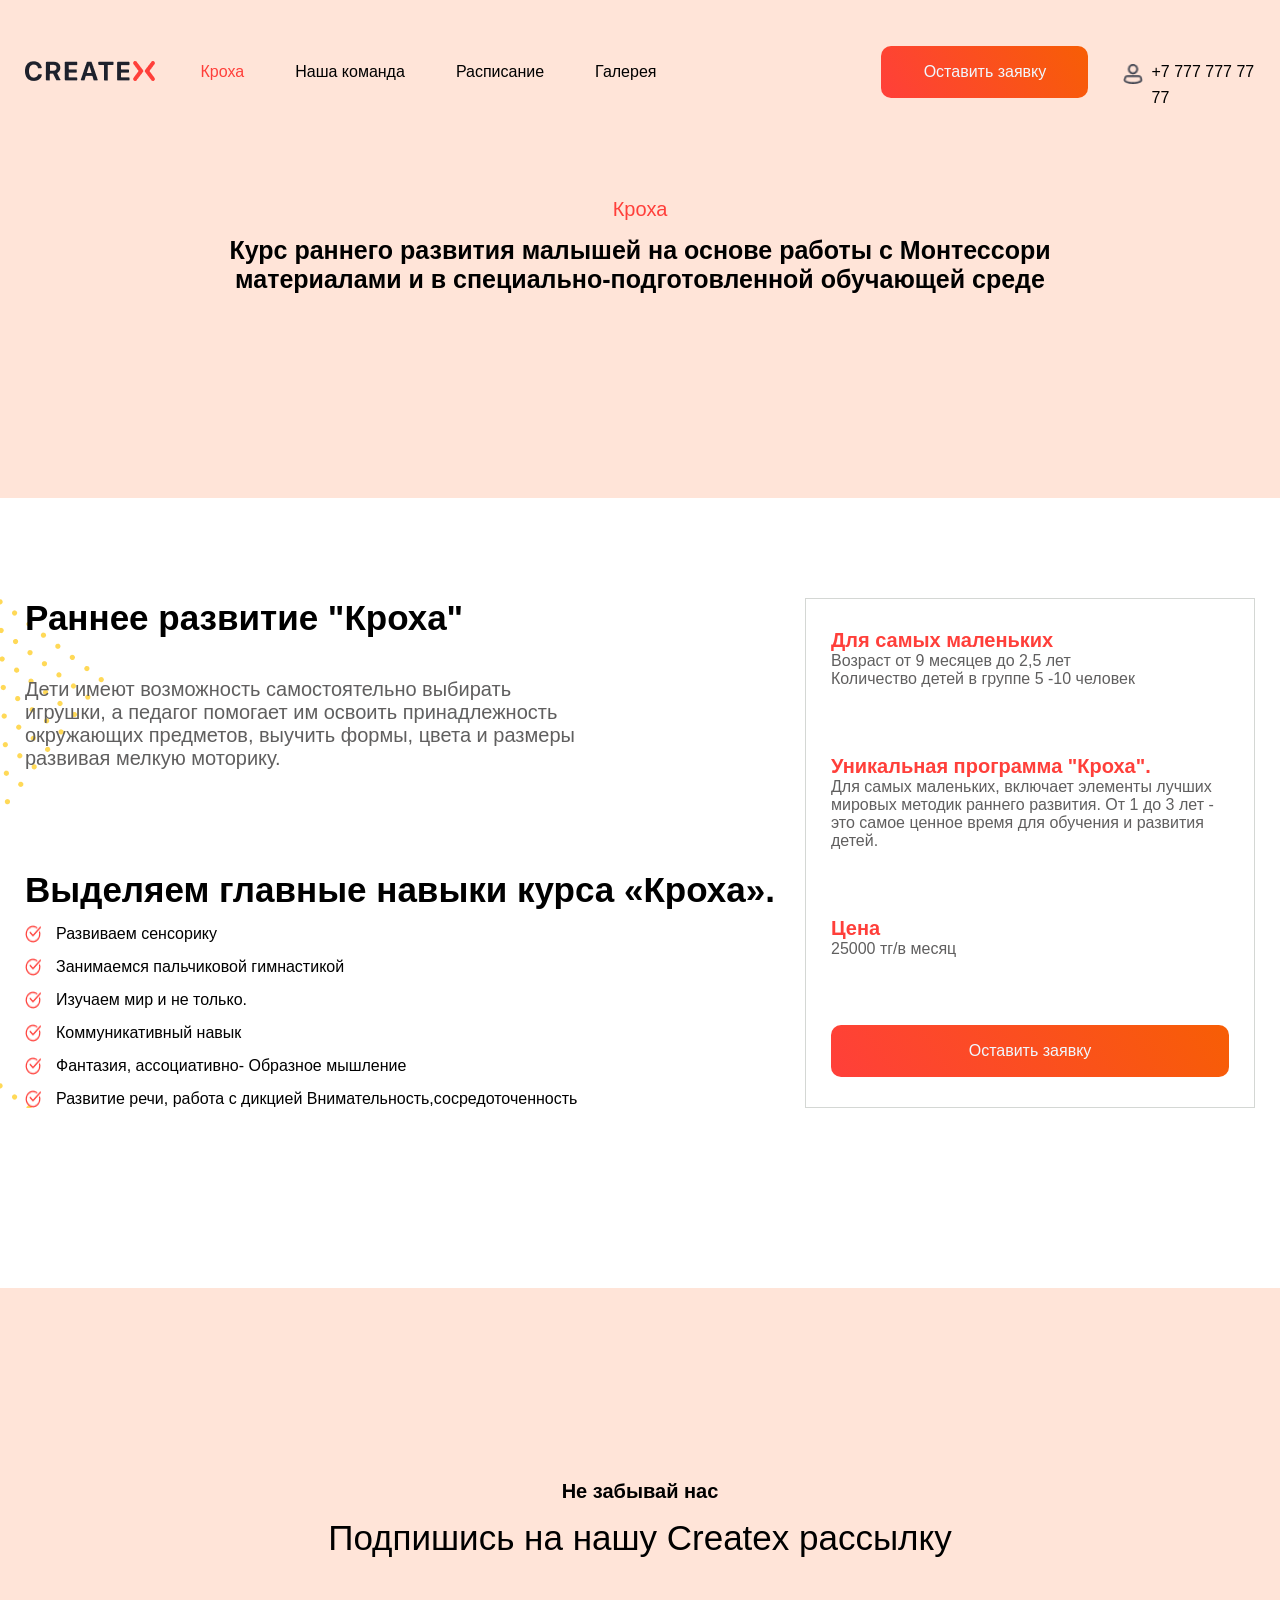
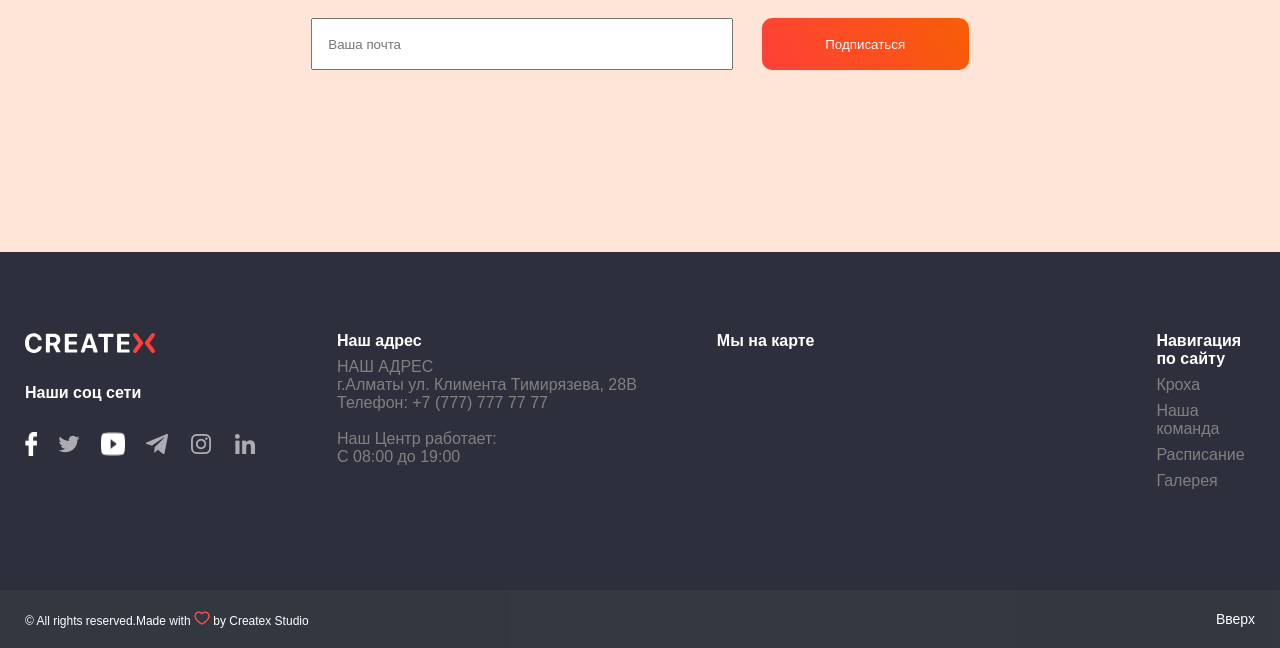
<file: page3.html>
<!DOCTYPE html>
<html lang="en">
<head>
    <meta charset="UTF-8">
    <meta name="viewport" content="width=device-width, initial-scale=1.0">
    <link rel="stylesheet" href="page3.css">
    <title>Кроха</title>
    <script src="https://api-maps.yandex.ru/2.1/?lang=en_RU" type="text/javascript"></script>
</head>
<body>
    <header>
        <div id="customAlert" class="custom-alert">Номер успешно скопирован</div>
        <div class="container">
            <nav>
                <div class="navbar__none">
                    <a href="./index.html"><img  id="logo" src="./img/logo.png" alt=""></a>
                    <div ><img src="./img/png-klev-club-2g4r-p-tri-poloski-menyu-png-18.png" alt="" class="navbar__none--img"></div>
                </div>

                <div class="navbar">
                    <a href="./page3.html" class="red">Кроха</a>
                    <a href="./page2.html">Наша команда</a>
                    <a href="./page5.html">Расписание</a >
                    <a href="./page4.html">Галерея</a>
                    <div class="navbar__button-and-register">
                        <div>
                            <button class="button" value="">Оставить заявку</button>
                        </div>
                        <div class="navbar__log_in" >
                            <img id="person" src="./img/Person.png" alt="">
                            <p id="navbar__log_in--text" onclick="copyNumber()"> +7 777 777 77 77</p>
                        </div>
                    </div>
                </div>
            </nav>
            <div class="margin-top">
                <div class="header__content">
                    <p class="text-size red">Кроха</p>
                    <b class="text-size-medium ">Курс раннего развития малышей на основе работы с Монтессори материалами и в специально-подготовленной обучающей среде</b>
                </div>
                
            </div>
        </div>
    </header>
    <main>
        <section id="about">
            <div class="container">
                <div class="about__content margin-top">
                    <div>
                        <div class="about__content--text ">
                            <h2 class="text-size-large">Раннее развитие "Кроха"</h2>
                            <p class="grey margin--top__low text-size ">Дети имеют возможность самостоятельно выбирать игрушки, а педагог помогает им освоить принадлежность окружающих предметов, выучить формы, цвета и размеры развивая мелкую моторику.</p>
                        </div>
                        <div class="about__content--list margin-top">
                        <h2 class="text-size-large">Выделяем главные навыки курса «Кроха».</h2>
                        <p class="content__list--gap"><img class="" src="./img/check.png" alt="">Развиваем сенсорику</p>
                        <p class="content__list--gap"><img class="img_check" src="./img/check.png" alt="">Занимаемся пальчиковой гимнастикой</p>
                        <p class="content__list--gap"><img class="img_check" src="./img/check.png" alt="">Изучаем мир и не только.</p>
                        <p class="content__list--gap"><img class="img_check" src="./img/check.png" alt="">Коммуникативный навык</p>
                        <p class="content__list--gap"><img class="img_check" src="./img/check.png" alt="">Фантазия, ассоциативно- Образное мышление</p>
                        <p class="content__list--gap"><img class="img_check" src="./img/check.png" alt="">Развитие речи, работа с дикцией Внимательность,сосредоточенность</p>
                        
                        </div>
                    </div>
                    <div class="about__content--card">
                        <div>
                            <h2 class="red">Для самых маленьких</h2>
                            <p class="grey">Возраст от 9 месяцев до 2,5 лет</p>
                            <p class="grey">Количество детей в группе 5 -10 человек</p>
                        </div>
                        <div>
                            <h2 class="red">Уникальная программа "Кроха".</h2>
                            <p class="grey">Для самых маленьких, включает элементы лучших мировых методик раннего развития. От 1 до 3 лет - это самое ценное время для обучения и развития детей.</p>
                        </div>
                        <div>
                            <h2 class="red">Цена</h2>
                            <p class="grey">25000 тг/в месяц</p>
                        </div>
                        <button class="button">Оставить заявку</button>
                    </div>
                </div>
            </div>
        </section>
        <section class="Subscribe">
            <div class="container">
                <div class="Subscribe__content">
                    <h2 class="text-size" id="Subscribe__text--margin">Не забывай нас</h2>
                    <p class="text-size-large" id="Subscribe__text">Подпишись на нашу Createx рассылку</p>
                    <form id="Subscribe__content--flex">
                        <input id="Subscribe--input" type="text" placeholder="Ваша почта" >
                        <button id="Subscribe--button" onclick="showConfirmation()">Подписаться</button>
                </div>
            </div>
            <div id="popupMessage" class="custom-alert">Рассылка подтверждена</div>
        </section>
    </body>
    </main>
    <div id="modal" class="modal">
        <div class="modal__content">
            <img src="./img/logo.png" alt="" class="modal__logo">
            <span class="close">&times;</span>
            <h2>Оставьте заявку</h2>
            <form id="contactForm">
                <input type="text" id="name" placeholder="Ваше имя" required>

                <input type="tel" id="phone" placeholder="+7 777 777 77 77" required>

                <input type="text" id="course" placeholder="Куда вы хотите отдать вашего ребенка">
                
                <button class="button" type="submit">Отправить</button>
            </form>
        </div>
    </div>
    <footer>
        <div class="footer__content">
            <div class="container" id="footer__content--margin">
                <div class="footer__content--block1">
                    <svg width="130" height="22" viewBox="0 0 130 22" fill="none" xmlns="http://www.w3.org/2000/svg">
                        <g clip-path="url(#clip0_2031_2120)">
                          <path d="M0 11.1008C0 5.00078 3.3 1.30078 8.7 1.30078C12.8 1.30078 16.1 3.80078 16.7 7.50078C16.8 7.90078 16.5 8.20078 16.1 8.20078H13.5C13.2 8.20078 13 8.00078 12.9 7.70078C12.4 5.80078 10.8 4.60078 8.7 4.60078C5.8 4.60078 4 7.10078 4 11.1008C4 15.1008 5.8 17.6008 8.8 17.6008C10.9 17.6008 12.4 16.5008 13 14.7008C13.1 14.4008 13.3 14.2008 13.6 14.2008H16.2C16.6 14.2008 16.9 14.6008 16.8 14.9008C16.2 18.5008 13 20.9008 8.8 20.9008C3.3 20.9008 0 17.1008 0 11.1008Z" fill="white" />
                          <path d="M24.2997 20.401H21.3997C21.0997 20.401 20.8997 20.201 20.8997 19.901V2.60104C20.8997 2.20104 21.2997 1.80104 21.6997 1.80104H28.6997C32.7997 1.80104 35.2997 4.10104 35.2997 7.70104C35.2997 9.80104 34.2997 11.701 32.5997 12.701C32.1997 12.901 32.0997 13.401 32.2997 13.701L35.3997 19.601C35.5997 19.901 35.2997 20.301 34.9997 20.301H31.6997C31.4997 20.301 31.2997 20.201 31.1997 20.001L28.2997 14.001C28.1997 13.701 27.8997 13.601 27.5997 13.601H25.2997C24.9997 13.601 24.7997 13.801 24.7997 14.101V20.001C24.8997 20.201 24.5997 20.401 24.2997 20.401ZM24.8997 10.201C24.8997 10.501 25.0997 10.701 25.3997 10.701H28.3997C30.3997 10.701 31.4997 9.60104 31.4997 7.80104C31.4997 6.00104 30.2997 4.90104 28.3997 4.90104H25.4997C25.1997 4.90104 24.9997 5.10104 24.9997 5.40104V10.201H24.8997Z" fill="white" />
                          <path d="M51.4998 20.401H40.4998C40.0998 20.401 39.7998 20.101 39.7998 19.701V2.50104C39.7998 2.10104 40.0998 1.80104 40.4998 1.80104H51.4998C51.8998 1.80104 52.1998 2.10104 52.1998 2.50104V4.40104C52.1998 4.80104 51.8998 5.10104 51.4998 5.10104H44.1998C43.8998 5.10104 43.6998 5.30104 43.6998 5.60104V9.00104C43.6998 9.30104 43.8998 9.50104 44.1998 9.50104H50.9998C51.3998 9.50104 51.6998 9.80104 51.6998 10.201V11.901C51.6998 12.301 51.3998 12.601 50.9998 12.601H44.1998C43.8998 12.601 43.6998 12.801 43.6998 13.101V16.901C43.6998 17.201 43.8998 17.401 44.1998 17.401H51.4998C51.8998 17.401 52.1998 17.701 52.1998 18.101V20.001C52.1998 20.101 51.8998 20.401 51.4998 20.401Z" fill="white" />
                          <path d="M66.9999 15.901H61.2999C60.9999 15.901 60.7999 16.101 60.6999 16.301L59.5999 20.001C59.4999 20.301 59.2999 20.401 58.9999 20.401H56.3999C55.9999 20.401 55.6999 20.001 55.7999 19.601L61.7999 2.20104C61.8999 2.00104 62.0999 1.80104 62.3999 1.80104H66.0999C66.3999 1.80104 66.5999 2.00104 66.6999 2.20104L72.6999 19.601C72.7999 20.001 72.4999 20.401 72.0999 20.401H69.1999C68.8999 20.401 68.6999 20.201 68.5999 20.001L67.4999 16.301C67.4999 16.101 67.1999 15.901 66.9999 15.901ZM62.0999 13.001H66.1999C66.3999 13.001 66.4999 12.801 66.4999 12.601L64.2999 5.60104H64.0999L61.8999 12.601C61.7999 12.801 61.8999 13.001 62.0999 13.001Z" fill="white" />
                          <path d="M79.0001 19.7014V5.50143C79.0001 5.20143 78.8001 5.00143 78.5001 5.00143H74.1001C73.7001 5.00143 73.3001 4.70143 73.3001 4.20143V2.50143C73.3001 2.10143 73.6001 1.70143 74.1001 1.70143H87.7001C88.1001 1.70143 88.5001 2.00143 88.5001 2.50143V4.20143C88.5001 4.60143 88.2001 5.00143 87.7001 5.00143H83.3001C83.0001 5.00143 82.8001 5.20143 82.8001 5.50143V19.8014C82.8001 20.2014 82.5001 20.5014 82.1001 20.5014H79.6001C79.3001 20.4014 79.0001 20.1014 79.0001 19.7014Z" fill="white" />
                          <path d="M103.8 20.401H92.7999C92.3999 20.401 92.0999 20.101 92.0999 19.701V2.50104C92.0999 2.10104 92.3999 1.80104 92.7999 1.80104H103.8C104.2 1.80104 104.5 2.10104 104.5 2.50104V4.40104C104.5 4.80104 104.2 5.10104 103.8 5.10104H96.4999C96.1999 5.10104 95.9999 5.30104 95.9999 5.60104V9.00104C95.9999 9.30104 96.1999 9.50104 96.4999 9.50104H103.3C103.7 9.50104 104 9.80104 104 10.201V11.901C104 12.301 103.7 12.601 103.3 12.601H96.4999C96.1999 12.601 95.9999 12.801 95.9999 13.101V16.901C95.9999 17.201 96.1999 17.401 96.4999 17.401H103.8C104.2 17.401 104.5 17.701 104.5 18.101V20.001C104.5 20.101 104.2 20.401 103.8 20.401Z" fill="white" />
                          <path d="M117.7 9.7L111.5 1.6C111.1 1.2 110.6 1 110.1 1C109.6 1 109.1 1.2 108.7 1.6C108 2.4 108 3.6 108.7 4.4L113.6 11L108.7 17.6C108 18.4 108 19.6 108.7 20.4C109.1 20.8 109.6 21 110.1 21C110.6 21 111.1 20.8 111.5 20.4L117.7 12.3C118.4 11.7 118.4 10.5 117.7 9.7Z" fill="#FF3F3A" />
                          <path d="M120.343 9.7L126.543 1.6C126.943 1.2 127.443 1 127.943 1C128.443 1 128.943 1.2 129.343 1.6C130.043 2.4 130.043 3.6 129.343 4.4L124.443 11L129.343 17.6C130.043 18.4 130.043 19.6 129.343 20.4C128.943 20.8 128.443 21 127.943 21C127.443 21 126.943 20.8 126.543 20.4L120.343 12.3C119.643 11.7 119.643 10.5 120.343 9.7Z" fill="#FF3F3A" />
                        </g>
                        <defs>
                          <clipPath id="clip0_2031_2120">
                            <rect width="130" height="22" fill="white" />
                          </clipPath>
                        </defs>
                      </svg>
                      <h2>Наши соц сети</h2>
                    <div class="footer__content--block1--img">
                        <img src="./img/Vector.png" alt="">
                        <img src="./img/Twitter.png" alt="">
                        <img src="./img/Subtract.png" alt="">
                        <img src="./img/telegram.png" alt="">
                        <img src="./img/Instagram.png" alt="">
                        <img src="./img/Linked-In.png" alt="">
                    </div>
                </div>
                <div class="footer__content--block3">
                    <h2>Наш адрес</h2>
                    <pre>НАШ АДРЕС
г.Алматы ул. Климента Тимирязева, 28В
Телефон: +7 (777) 777 77 77

Наш Центр работает:
С 08:00 до 19:00</pre>
                </div>
                <div id="footer__content--block4" class="footer__content--block4">
                    <h2>Мы на карте</h2>
                </div>
                <div class="footer__content--block2">
                    <h2 id="footer__content--block2">Навигация по сайту</h2>
                    <a href="./page3.html" >Кроха</a>
                    <a href="./page2.html">Наша команда</a>
                    <a href="./page5.html">Расписание</a >
                    <a href="./page4.html">Галерея</a>
                </div>

            </div>
        </div>

        
        <div class="footer__content--bottom">
            <div class="container" id="footer__content--bottom--flex">
                <div>
                    © All rights reserved.Made with
                    <img src="./img/Vector(Stroke).png" alt="">
                    by Createx Studio
                </div>
                <div>
                    <a href="#logo"><span class='white'>Вверх</span></a>
                </div>
            </div>
        </div>
    </footer>
    

<script src="script.js"></script>
</html>
</file>
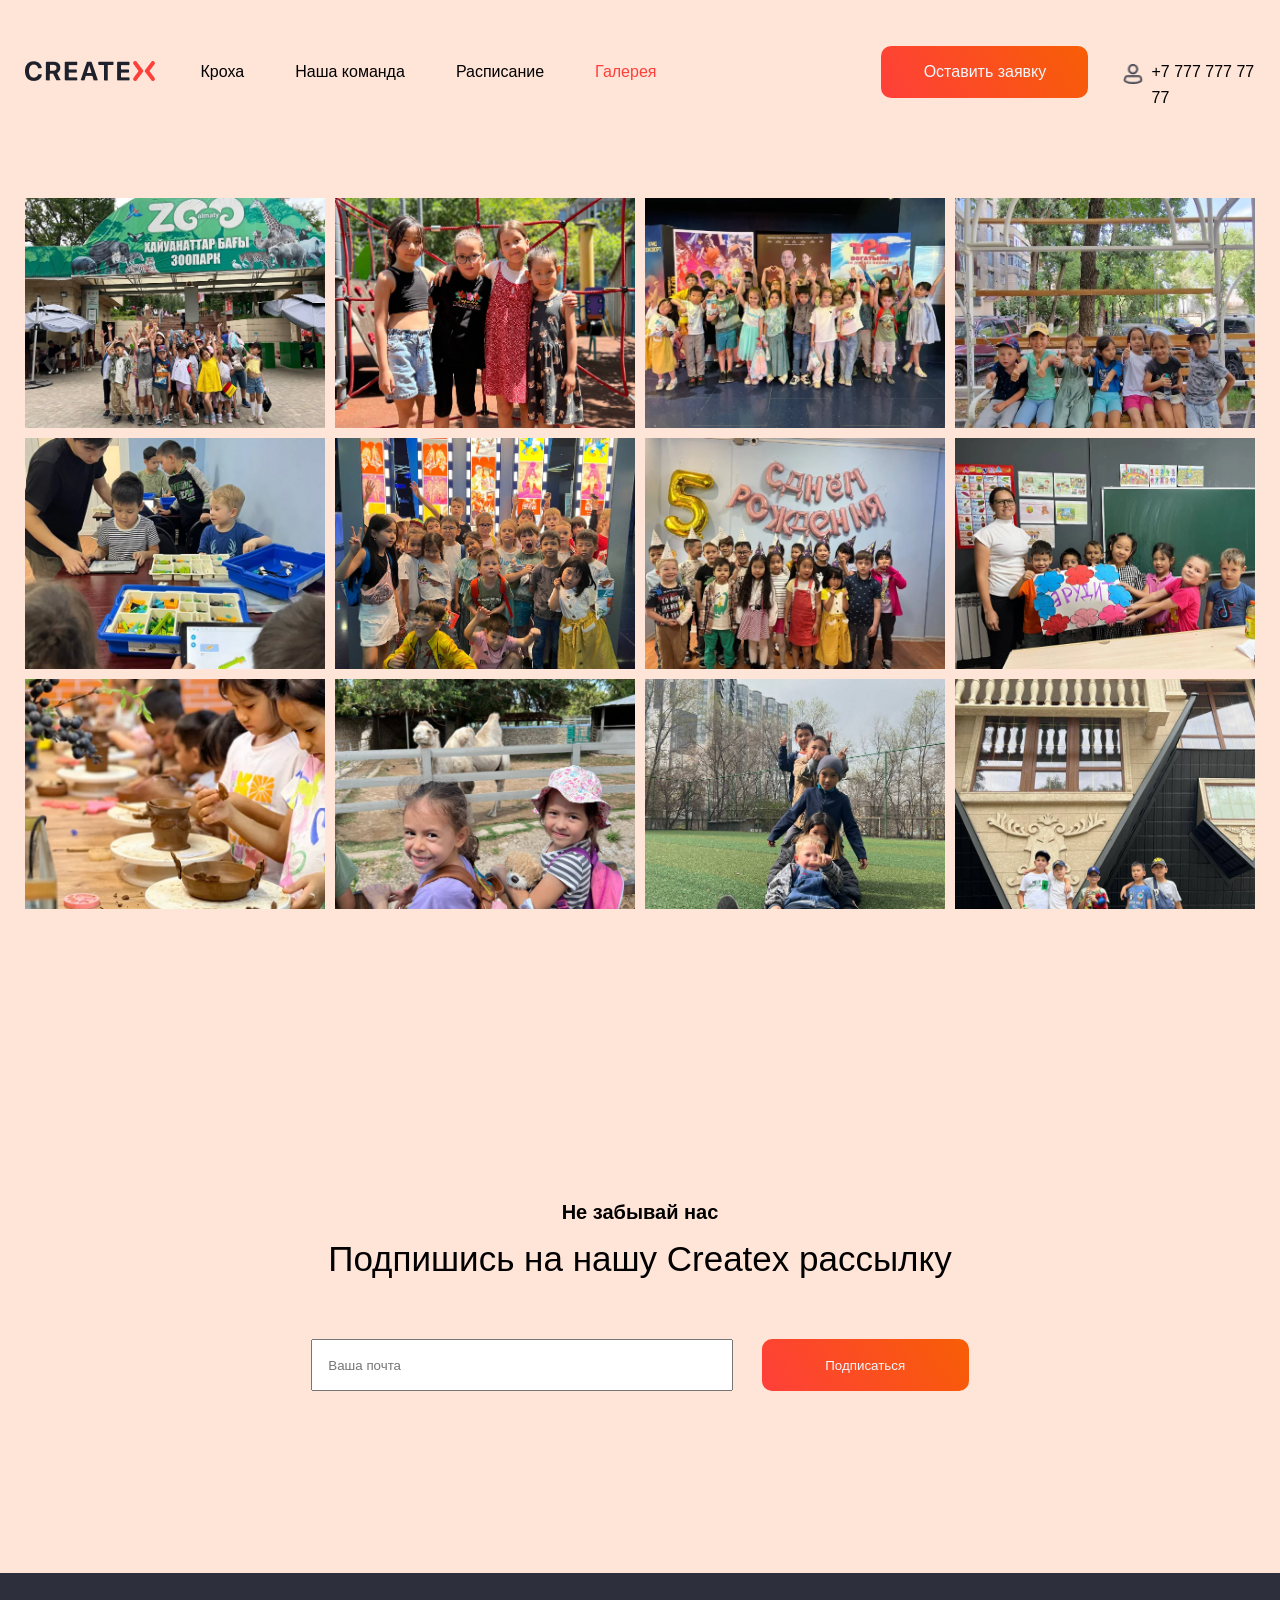
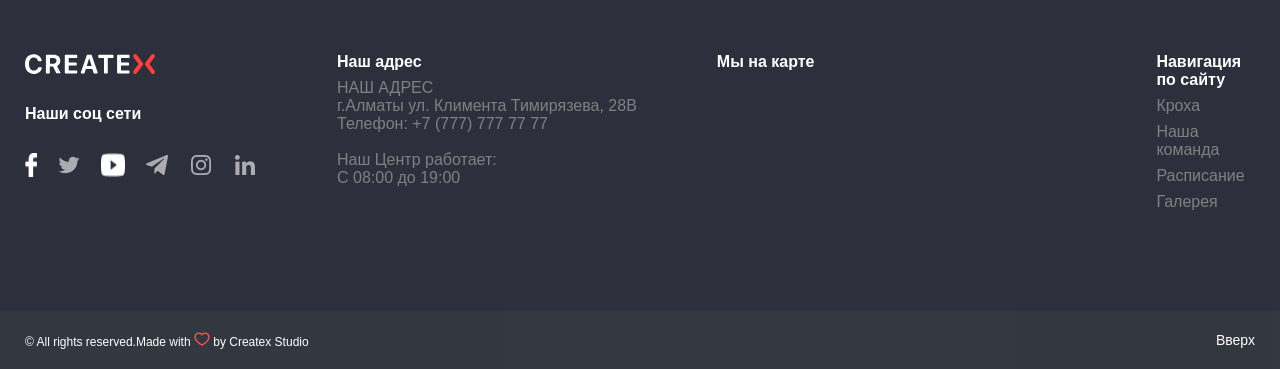
<file: page4.html>
<!DOCTYPE html>
<html lang="en">
<head>
    <meta charset="UTF-8">
    <meta name="viewport" content="width=device-width, initial-scale=1.0">
    <title>Document</title>
    <link rel="stylesheet" href="page4.css">
    <script src="https://api-maps.yandex.ru/2.1/?lang=en_RU" type="text/javascript"></script>
    <style>

    </style>
</head>
<body>
    <header>
        <div id="customAlert" class="custom-alert">Номер успешно скопирован</div>
        <div class="container">
            <nav>
                <div class="navbar__none">
                    <a href="index.html"><img id="logo" src="./img/logo.png" alt=""></a>
                    <div ><img src="./img/png-klev-club-2g4r-p-tri-poloski-menyu-png-18.png" alt="" class="navbar__none--img"></div>
                </div>

                <div class="navbar" >
                    <a href="./page3.html" >Кроха</a>
                    <a href="./page2.html">Наша команда</a>
                    <a href="./page5.html">Расписание</a >
                    <a href="./page4.html" class="red">Галерея</a>
                    <div class="navbar__button-and-register">
                        <div>
                            <button class="button" value="">Оставить заявку</button>
                        </div>
                        <div class="navbar__log_in" >
                            <img id="person" src="./img/Person.png" alt="">
                            <p id="navbar__log_in--text" onclick="copyNumber()"> +7 777 777 77 77</p>
                        </div>
                    </div>
                </div>
            </nav>
            <div class="grid-container margin-top">
                <div class="grid-item">
                    <img class="gallery__card--img" src="./img/gallery-img1.png" alt="">
                </div>
                <div class="grid-item">
                    <img class="gallery__card--img" src="./img/gallery.img2.png" alt="">
                </div>
                <div class="grid-item">
                    <img class="gallery__card--img"  src="./img/gallery.img3.png" alt="">
                </div>
                <div class="grid-item">
                    <img class="gallery__card--img" src="./img/gallery.img4.png" alt="">
                </div>
                <div class="grid-item">
                    <img class="gallery__card--img" src="./img/gallery.img5.png" alt="">
                </div>
                <div class="grid-item">
                    <img class="gallery__card--img" src="./img/gallery.img6.png" alt="">
                </div>
                <div class="grid-item">
                    <img class="gallery__card--img" src="./img/gallery.img7.png" alt="">
                </div>
                <div class="grid-item">
                    <img class="gallery__card--img" src="./img/gallery.img8.png" alt="">
                </div>
                <div class="grid-item">
                    <img class="gallery__card--img" src="./img/gallery.img9.png" alt="">
                </div>
                <div class="grid-item">
                    <img class="gallery__card--img" src="./img/gallery.img10.png" alt="">
                </div>
                <div class="grid-item">
                    <img class="gallery__card--img" src="./img/gallery.img11.png" alt="">
                </div>
                <div class="grid-item">
                    <img class="gallery__card--img" src="./img/gallery.img12.png" alt="">
                </div>
                
        </div>
    </header>
    <main>
        <section class="Subscribe">
            <div class="container">
                <div class="Subscribe__content">
                    <h2 class="text-size" id="Subscribe__text--margin">Не забывай нас</h2>
                    <p class="text-size-large" id="Subscribe__text">Подпишись на нашу Createx рассылку</p>
                    <form id="Subscribe__content--flex">
                        <input id="Subscribe--input" type="text" placeholder="Ваша почта" >
                        <button id="Subscribe--button" onclick="showConfirmation()">Подписаться</button>
                </div>
            </div>
            <div id="popupMessage" class="custom-alert">Рассылка подтверждена</div>

        </section>
    </main>
    <footer>
        <div class="footer__content">
            <div class="container" id="footer__content--margin">
                <div class="footer__content--block1">
                    <svg width="130" height="22" viewBox="0 0 130 22" fill="none" xmlns="http://www.w3.org/2000/svg">
                        <g clip-path="url(#clip0_2031_2120)">
                          <path d="M0 11.1008C0 5.00078 3.3 1.30078 8.7 1.30078C12.8 1.30078 16.1 3.80078 16.7 7.50078C16.8 7.90078 16.5 8.20078 16.1 8.20078H13.5C13.2 8.20078 13 8.00078 12.9 7.70078C12.4 5.80078 10.8 4.60078 8.7 4.60078C5.8 4.60078 4 7.10078 4 11.1008C4 15.1008 5.8 17.6008 8.8 17.6008C10.9 17.6008 12.4 16.5008 13 14.7008C13.1 14.4008 13.3 14.2008 13.6 14.2008H16.2C16.6 14.2008 16.9 14.6008 16.8 14.9008C16.2 18.5008 13 20.9008 8.8 20.9008C3.3 20.9008 0 17.1008 0 11.1008Z" fill="white" />
                          <path d="M24.2997 20.401H21.3997C21.0997 20.401 20.8997 20.201 20.8997 19.901V2.60104C20.8997 2.20104 21.2997 1.80104 21.6997 1.80104H28.6997C32.7997 1.80104 35.2997 4.10104 35.2997 7.70104C35.2997 9.80104 34.2997 11.701 32.5997 12.701C32.1997 12.901 32.0997 13.401 32.2997 13.701L35.3997 19.601C35.5997 19.901 35.2997 20.301 34.9997 20.301H31.6997C31.4997 20.301 31.2997 20.201 31.1997 20.001L28.2997 14.001C28.1997 13.701 27.8997 13.601 27.5997 13.601H25.2997C24.9997 13.601 24.7997 13.801 24.7997 14.101V20.001C24.8997 20.201 24.5997 20.401 24.2997 20.401ZM24.8997 10.201C24.8997 10.501 25.0997 10.701 25.3997 10.701H28.3997C30.3997 10.701 31.4997 9.60104 31.4997 7.80104C31.4997 6.00104 30.2997 4.90104 28.3997 4.90104H25.4997C25.1997 4.90104 24.9997 5.10104 24.9997 5.40104V10.201H24.8997Z" fill="white" />
                          <path d="M51.4998 20.401H40.4998C40.0998 20.401 39.7998 20.101 39.7998 19.701V2.50104C39.7998 2.10104 40.0998 1.80104 40.4998 1.80104H51.4998C51.8998 1.80104 52.1998 2.10104 52.1998 2.50104V4.40104C52.1998 4.80104 51.8998 5.10104 51.4998 5.10104H44.1998C43.8998 5.10104 43.6998 5.30104 43.6998 5.60104V9.00104C43.6998 9.30104 43.8998 9.50104 44.1998 9.50104H50.9998C51.3998 9.50104 51.6998 9.80104 51.6998 10.201V11.901C51.6998 12.301 51.3998 12.601 50.9998 12.601H44.1998C43.8998 12.601 43.6998 12.801 43.6998 13.101V16.901C43.6998 17.201 43.8998 17.401 44.1998 17.401H51.4998C51.8998 17.401 52.1998 17.701 52.1998 18.101V20.001C52.1998 20.101 51.8998 20.401 51.4998 20.401Z" fill="white" />
                          <path d="M66.9999 15.901H61.2999C60.9999 15.901 60.7999 16.101 60.6999 16.301L59.5999 20.001C59.4999 20.301 59.2999 20.401 58.9999 20.401H56.3999C55.9999 20.401 55.6999 20.001 55.7999 19.601L61.7999 2.20104C61.8999 2.00104 62.0999 1.80104 62.3999 1.80104H66.0999C66.3999 1.80104 66.5999 2.00104 66.6999 2.20104L72.6999 19.601C72.7999 20.001 72.4999 20.401 72.0999 20.401H69.1999C68.8999 20.401 68.6999 20.201 68.5999 20.001L67.4999 16.301C67.4999 16.101 67.1999 15.901 66.9999 15.901ZM62.0999 13.001H66.1999C66.3999 13.001 66.4999 12.801 66.4999 12.601L64.2999 5.60104H64.0999L61.8999 12.601C61.7999 12.801 61.8999 13.001 62.0999 13.001Z" fill="white" />
                          <path d="M79.0001 19.7014V5.50143C79.0001 5.20143 78.8001 5.00143 78.5001 5.00143H74.1001C73.7001 5.00143 73.3001 4.70143 73.3001 4.20143V2.50143C73.3001 2.10143 73.6001 1.70143 74.1001 1.70143H87.7001C88.1001 1.70143 88.5001 2.00143 88.5001 2.50143V4.20143C88.5001 4.60143 88.2001 5.00143 87.7001 5.00143H83.3001C83.0001 5.00143 82.8001 5.20143 82.8001 5.50143V19.8014C82.8001 20.2014 82.5001 20.5014 82.1001 20.5014H79.6001C79.3001 20.4014 79.0001 20.1014 79.0001 19.7014Z" fill="white" />
                          <path d="M103.8 20.401H92.7999C92.3999 20.401 92.0999 20.101 92.0999 19.701V2.50104C92.0999 2.10104 92.3999 1.80104 92.7999 1.80104H103.8C104.2 1.80104 104.5 2.10104 104.5 2.50104V4.40104C104.5 4.80104 104.2 5.10104 103.8 5.10104H96.4999C96.1999 5.10104 95.9999 5.30104 95.9999 5.60104V9.00104C95.9999 9.30104 96.1999 9.50104 96.4999 9.50104H103.3C103.7 9.50104 104 9.80104 104 10.201V11.901C104 12.301 103.7 12.601 103.3 12.601H96.4999C96.1999 12.601 95.9999 12.801 95.9999 13.101V16.901C95.9999 17.201 96.1999 17.401 96.4999 17.401H103.8C104.2 17.401 104.5 17.701 104.5 18.101V20.001C104.5 20.101 104.2 20.401 103.8 20.401Z" fill="white" />
                          <path d="M117.7 9.7L111.5 1.6C111.1 1.2 110.6 1 110.1 1C109.6 1 109.1 1.2 108.7 1.6C108 2.4 108 3.6 108.7 4.4L113.6 11L108.7 17.6C108 18.4 108 19.6 108.7 20.4C109.1 20.8 109.6 21 110.1 21C110.6 21 111.1 20.8 111.5 20.4L117.7 12.3C118.4 11.7 118.4 10.5 117.7 9.7Z" fill="#FF3F3A" />
                          <path d="M120.343 9.7L126.543 1.6C126.943 1.2 127.443 1 127.943 1C128.443 1 128.943 1.2 129.343 1.6C130.043 2.4 130.043 3.6 129.343 4.4L124.443 11L129.343 17.6C130.043 18.4 130.043 19.6 129.343 20.4C128.943 20.8 128.443 21 127.943 21C127.443 21 126.943 20.8 126.543 20.4L120.343 12.3C119.643 11.7 119.643 10.5 120.343 9.7Z" fill="#FF3F3A" />
                        </g>
                        <defs>
                          <clipPath id="clip0_2031_2120">
                            <rect width="130" height="22" fill="white" />
                          </clipPath>
                        </defs>
                      </svg>
                      <h2>Наши соц сети</h2>
                    <div class="footer__content--block1--img">
                        <img src="./img/Vector.png" alt="">
                        <img src="./img/Twitter.png" alt="">
                        <img src="./img/Subtract.png" alt="">
                        <img src="./img/telegram.png" alt="">
                        <img src="./img/Instagram.png" alt="">
                        <img src="./img/Linked-In.png" alt="">
                    </div>
                </div>
                <div class="footer__content--block3">
                    <h2>Наш адрес</h2>
                    <pre>НАШ АДРЕС
г.Алматы ул. Климента Тимирязева, 28В
Телефон: +7 (777) 777 77 77

Наш Центр работает:
С 08:00 до 19:00</pre>
                </div>
                <div id="footer__content--block4" class="footer__content--block4">
                    <h2>Мы на карте</h2>
                </div>
                <div class="footer__content--block2">
                    <h2 id="footer__content--block2">Навигация по сайту</h2>
                    <a href="./page3.html" >Кроха</a>
                    <a href="./page2.html">Наша команда</a>
                    <a href="./page5.html">Расписание</a >
                    <a href="./page4.html">Галерея</a>
                </div>

            </div>
        </div>

        
        <div class="footer__content--bottom">
            <div class="container" id="footer__content--bottom--flex">
                <div>
                    © All rights reserved.Made with
                    <img src="./img/Vector(Stroke).png" alt="">
                    by Createx Studio
                </div>
                <div>
                    <a href="#logo"><span class='white'>Вверх</span></a>
                </div>
            </div>
        </div>
    </footer>
    <div id="modal" class="modal">
        <div class="modal__content">
            <img src="./img/logo.png" alt="" class="modal__logo">
            <span class="close">&times;</span>
            <h2>Оставьте заявку</h2>
            <form id="contactForm">
                <input type="text" id="name" placeholder="Ваше имя" required>

                <input type="tel" id="phone" placeholder="+7 777 777 77 77" required>

                <input type="text" id="course" placeholder="Куда вы хотите отдать вашего ребенка">
                
                <button class="button" type="submit">Отправить</button>
            </form>
        </div>
    </div>
</body>
<script src="script.js"></script>

</html>
</file>
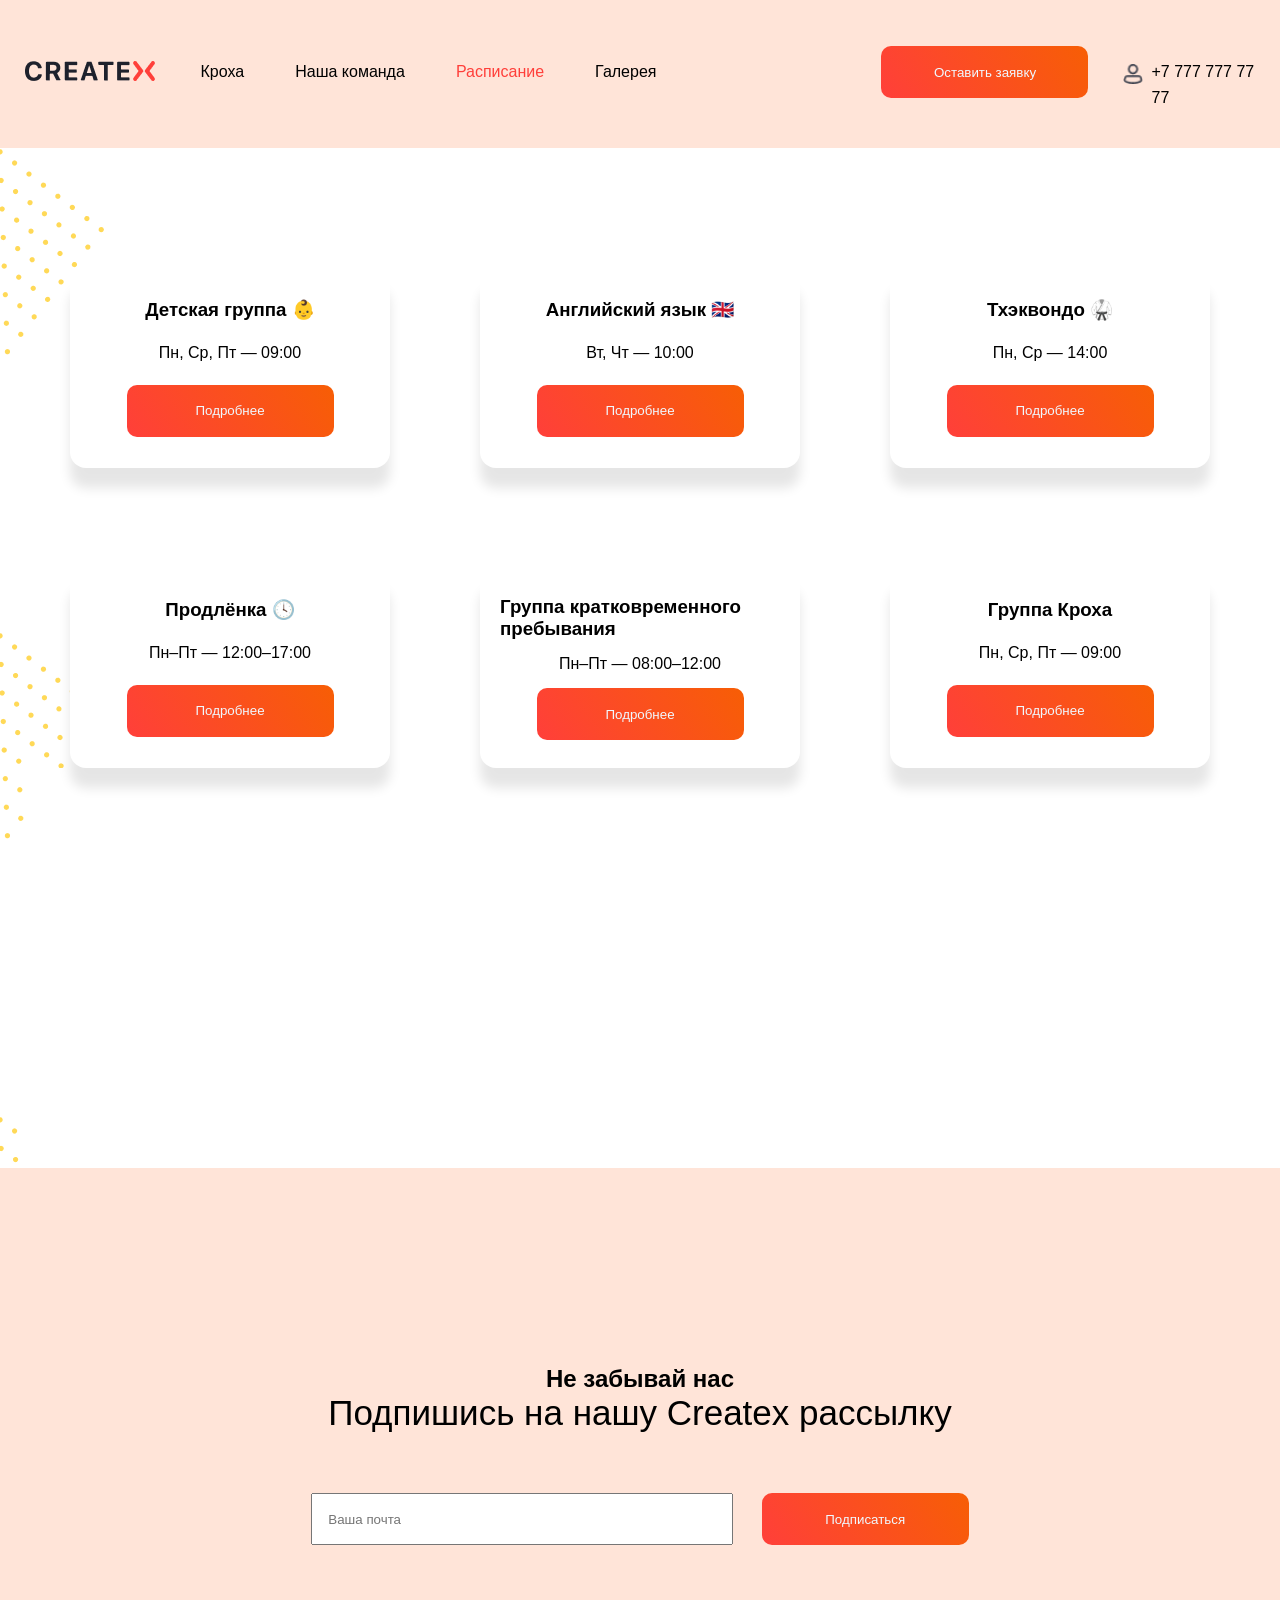
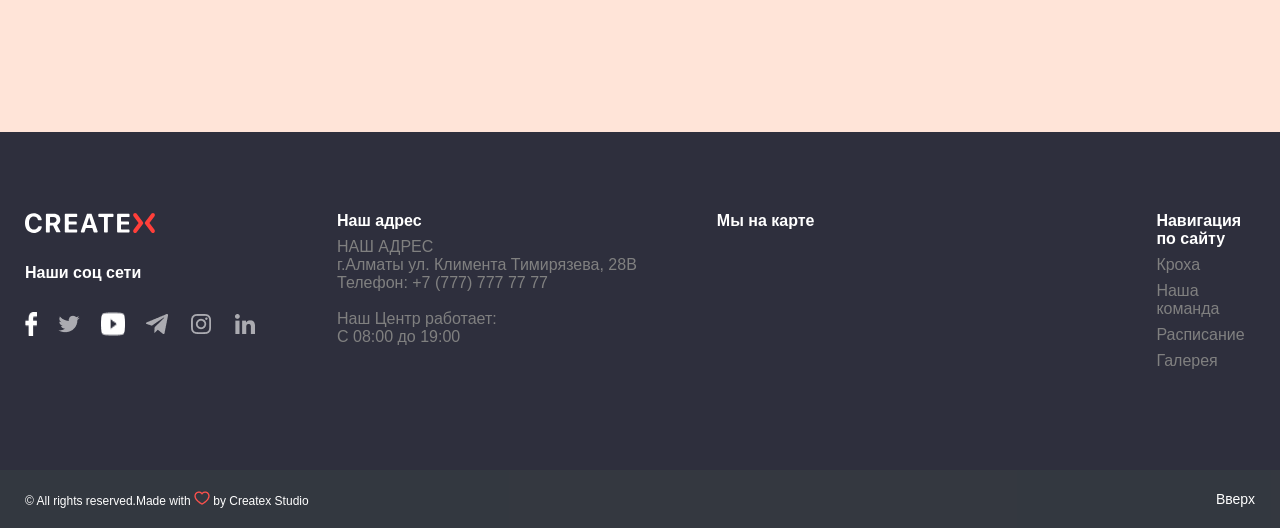
<file: page5.html>
<!DOCTYPE html>
<html lang="en">

<head>
    <meta charset="UTF-8">
    <meta name="viewport" content="width=device-width, initial-scale=1.0">
    <link rel="stylesheet" href="page5.css">
    <link rel="stylesheet" href="https://necolas.github.io/normalize.css/8.0.1/normalize.css">
    <link href='https://fonts.googleapis.com/css?family=Lato' rel='stylesheet'>
    <script src="https://api-maps.yandex.ru/2.1/?lang=en_RU" type="text/javascript"></script>

    <title>schedule</title>
</head>

<body>
    <header>
        <div id="customAlert" class="custom-alert">Номер успешно скопирован</div>
        <div class="container">
            <nav>
                <div class="navbar__none">
                    <a href="./index.html"><img id="logo" src="./img/logo.png" alt=""></a>
                    <div ><img src="./img/png-klev-club-2g4r-p-tri-poloski-menyu-png-18.png" alt="" class="navbar__none--img"></div>
                </div>

                <div class="navbar">
                    <a href="./page3.html" >Кроха</a>
                    <a href="./page2.html">Наша команда</a>
                    <a href="./page5.html" class="red">Расписание</a >
                    <a href="./page4.html">Галерея</a>
                    <div class="navbar__button-and-register">
                        <div>
                            <button class="button" value="">Оставить заявку</button>
                        </div>
                        <div class="navbar__log_in" >
                            <img id="person" src="./img/Person.png" alt="">
                            <p id="navbar__log_in--text" onclick="copyNumber()"> +7 777 777 77 77</p>
                        </div>
                    </div>
                </div>
            </nav>
        </div>
    </header>
    <main>
        <section class="schedule">
            <div class="container">
                <div class="schedule__content">
                    <div class="schedule__content--card">
                      <h3>Детская группа 👶</h3>
                      <p>Пн, Ср, Пт — 09:00</p>
                      <button class="schedule__button"  id="kids">Подробнее</button>
                    </div>
                  
                    <div class="schedule__content--card">
                      <h3>Английский язык 🇬🇧</h3>
                      <p>Вт, Чт — 10:00</p>
                      <button class="schedule__button" id="english">Подробнее</button>
                    </div>
                  
                    <div class="schedule__content--card">
                      <h3>Тхэквондо 🥋</h3>
                      <p>Пн, Ср — 14:00</p>
                      <button class="schedule__button" id="taekwondo" >Подробнее</button>
                    </div>
                  
                    <div class="schedule__content--card">
                      <h3>Продлёнка 🕓</h3>
                      <p>Пн–Пт — 12:00–17:00</p>
                      <button class="schedule__button" id="duration">Подробнее</button>
                    </div>
                  
                    <div class="schedule__content--card">
                      <h3>Группа кратковременного пребывания</h3>
                      <p>Пн–Пт — 08:00–12:00</p>
                      <button class="schedule__button"  id="less">Подробнее</button>
                    </div>
                  
                    <div class="schedule__content--card">
                      <h3>Группа Кроха</h3>
                      <p>Пн, Ср, Пт — 09:00</p>
                      <button class="schedule__button" id="kroha" >Подробнее</button>
                    </div>
            </div>
<div id="schedule__modal-content">
    <div id="schedule__modal" class="schedule__modal">
        <div id="schedule__modal-content">
            <span id="schedule__modal--close">&times;</span>
            <h3 id="schedule__modal--Title"></h3>
            <p id="schedule__modal--Text"></p>
            <p id="schedule__modal--Date" style="font-weight: bold;"></p>
            <p id="schedule__modal--Price" style="margin-top: 10px;"></p>
            <p id="schedule__modal--Age"></p>
        </div>
    </div>
</div>
        </section>
        
        <section class="Subscribe">
            <div class="container">
                <div class="Subscribe__content">
                    <h2 class="text-size" id="Subscribe__text--margin">Не забывай нас</h2>
                    <p class="text-size-large" id="Subscribe__text">Подпишись на нашу Createx рассылку</p>
                    <form id="Subscribe__content--flex">
                        <input id="Subscribe--input" type="text" placeholder="Ваша почта" >
                        <button id="Subscribe--button" onclick="showConfirmation()">Подписаться</button>
                </div>
            </div>
            <div id="popupMessage" class="custom-alert">Рассылка подтверждена</div>


        </section>
    </main>
    <div id="modal" class="modal">
        <div class="modal__content">
            <img src="./img/logo.png" alt="" class="modal__logo">
            <span class="close">&times;</span>
            <h2>Оставьте заявку</h2>
            <form id="contactForm">
                <input type="text" id="name" placeholder="Ваше имя" required>

                <input type="tel" id="phone" placeholder="+7 777 777 77 77" required>

                <input type="text" id="course" placeholder="Куда вы хотите отдать вашего ребенка">
                
                <button class="button" type="submit">Отправить</button>
            </form>
        </div>
    </div>
<footer>
    <div class="footer__content">
        <div class="container" id="footer__content--margin">
            <div class="footer__content--block1">
                <svg width="130" height="22" viewBox="0 0 130 22" fill="none" xmlns="http://www.w3.org/2000/svg">
                    <g clip-path="url(#clip0_2031_2120)">
                      <path d="M0 11.1008C0 5.00078 3.3 1.30078 8.7 1.30078C12.8 1.30078 16.1 3.80078 16.7 7.50078C16.8 7.90078 16.5 8.20078 16.1 8.20078H13.5C13.2 8.20078 13 8.00078 12.9 7.70078C12.4 5.80078 10.8 4.60078 8.7 4.60078C5.8 4.60078 4 7.10078 4 11.1008C4 15.1008 5.8 17.6008 8.8 17.6008C10.9 17.6008 12.4 16.5008 13 14.7008C13.1 14.4008 13.3 14.2008 13.6 14.2008H16.2C16.6 14.2008 16.9 14.6008 16.8 14.9008C16.2 18.5008 13 20.9008 8.8 20.9008C3.3 20.9008 0 17.1008 0 11.1008Z" fill="white" />
                      <path d="M24.2997 20.401H21.3997C21.0997 20.401 20.8997 20.201 20.8997 19.901V2.60104C20.8997 2.20104 21.2997 1.80104 21.6997 1.80104H28.6997C32.7997 1.80104 35.2997 4.10104 35.2997 7.70104C35.2997 9.80104 34.2997 11.701 32.5997 12.701C32.1997 12.901 32.0997 13.401 32.2997 13.701L35.3997 19.601C35.5997 19.901 35.2997 20.301 34.9997 20.301H31.6997C31.4997 20.301 31.2997 20.201 31.1997 20.001L28.2997 14.001C28.1997 13.701 27.8997 13.601 27.5997 13.601H25.2997C24.9997 13.601 24.7997 13.801 24.7997 14.101V20.001C24.8997 20.201 24.5997 20.401 24.2997 20.401ZM24.8997 10.201C24.8997 10.501 25.0997 10.701 25.3997 10.701H28.3997C30.3997 10.701 31.4997 9.60104 31.4997 7.80104C31.4997 6.00104 30.2997 4.90104 28.3997 4.90104H25.4997C25.1997 4.90104 24.9997 5.10104 24.9997 5.40104V10.201H24.8997Z" fill="white" />
                      <path d="M51.4998 20.401H40.4998C40.0998 20.401 39.7998 20.101 39.7998 19.701V2.50104C39.7998 2.10104 40.0998 1.80104 40.4998 1.80104H51.4998C51.8998 1.80104 52.1998 2.10104 52.1998 2.50104V4.40104C52.1998 4.80104 51.8998 5.10104 51.4998 5.10104H44.1998C43.8998 5.10104 43.6998 5.30104 43.6998 5.60104V9.00104C43.6998 9.30104 43.8998 9.50104 44.1998 9.50104H50.9998C51.3998 9.50104 51.6998 9.80104 51.6998 10.201V11.901C51.6998 12.301 51.3998 12.601 50.9998 12.601H44.1998C43.8998 12.601 43.6998 12.801 43.6998 13.101V16.901C43.6998 17.201 43.8998 17.401 44.1998 17.401H51.4998C51.8998 17.401 52.1998 17.701 52.1998 18.101V20.001C52.1998 20.101 51.8998 20.401 51.4998 20.401Z" fill="white" />
                      <path d="M66.9999 15.901H61.2999C60.9999 15.901 60.7999 16.101 60.6999 16.301L59.5999 20.001C59.4999 20.301 59.2999 20.401 58.9999 20.401H56.3999C55.9999 20.401 55.6999 20.001 55.7999 19.601L61.7999 2.20104C61.8999 2.00104 62.0999 1.80104 62.3999 1.80104H66.0999C66.3999 1.80104 66.5999 2.00104 66.6999 2.20104L72.6999 19.601C72.7999 20.001 72.4999 20.401 72.0999 20.401H69.1999C68.8999 20.401 68.6999 20.201 68.5999 20.001L67.4999 16.301C67.4999 16.101 67.1999 15.901 66.9999 15.901ZM62.0999 13.001H66.1999C66.3999 13.001 66.4999 12.801 66.4999 12.601L64.2999 5.60104H64.0999L61.8999 12.601C61.7999 12.801 61.8999 13.001 62.0999 13.001Z" fill="white" />
                      <path d="M79.0001 19.7014V5.50143C79.0001 5.20143 78.8001 5.00143 78.5001 5.00143H74.1001C73.7001 5.00143 73.3001 4.70143 73.3001 4.20143V2.50143C73.3001 2.10143 73.6001 1.70143 74.1001 1.70143H87.7001C88.1001 1.70143 88.5001 2.00143 88.5001 2.50143V4.20143C88.5001 4.60143 88.2001 5.00143 87.7001 5.00143H83.3001C83.0001 5.00143 82.8001 5.20143 82.8001 5.50143V19.8014C82.8001 20.2014 82.5001 20.5014 82.1001 20.5014H79.6001C79.3001 20.4014 79.0001 20.1014 79.0001 19.7014Z" fill="white" />
                      <path d="M103.8 20.401H92.7999C92.3999 20.401 92.0999 20.101 92.0999 19.701V2.50104C92.0999 2.10104 92.3999 1.80104 92.7999 1.80104H103.8C104.2 1.80104 104.5 2.10104 104.5 2.50104V4.40104C104.5 4.80104 104.2 5.10104 103.8 5.10104H96.4999C96.1999 5.10104 95.9999 5.30104 95.9999 5.60104V9.00104C95.9999 9.30104 96.1999 9.50104 96.4999 9.50104H103.3C103.7 9.50104 104 9.80104 104 10.201V11.901C104 12.301 103.7 12.601 103.3 12.601H96.4999C96.1999 12.601 95.9999 12.801 95.9999 13.101V16.901C95.9999 17.201 96.1999 17.401 96.4999 17.401H103.8C104.2 17.401 104.5 17.701 104.5 18.101V20.001C104.5 20.101 104.2 20.401 103.8 20.401Z" fill="white" />
                      <path d="M117.7 9.7L111.5 1.6C111.1 1.2 110.6 1 110.1 1C109.6 1 109.1 1.2 108.7 1.6C108 2.4 108 3.6 108.7 4.4L113.6 11L108.7 17.6C108 18.4 108 19.6 108.7 20.4C109.1 20.8 109.6 21 110.1 21C110.6 21 111.1 20.8 111.5 20.4L117.7 12.3C118.4 11.7 118.4 10.5 117.7 9.7Z" fill="#FF3F3A" />
                      <path d="M120.343 9.7L126.543 1.6C126.943 1.2 127.443 1 127.943 1C128.443 1 128.943 1.2 129.343 1.6C130.043 2.4 130.043 3.6 129.343 4.4L124.443 11L129.343 17.6C130.043 18.4 130.043 19.6 129.343 20.4C128.943 20.8 128.443 21 127.943 21C127.443 21 126.943 20.8 126.543 20.4L120.343 12.3C119.643 11.7 119.643 10.5 120.343 9.7Z" fill="#FF3F3A" />
                    </g>
                    <defs>
                      <clipPath id="clip0_2031_2120">
                        <rect width="130" height="22" fill="white" />
                      </clipPath>
                    </defs>
                  </svg>
                  <h2>Наши соц сети</h2>
                <div class="footer__content--block1--img">
                    <img src="./img/Vector.png" alt="">
                    <img src="./img/Twitter.png" alt="">
                    <img src="./img/Subtract.png" alt="">
                    <img src="./img/telegram.png" alt="">
                    <img src="./img/Instagram.png" alt="">
                    <img src="./img/Linked-In.png" alt="">
                </div>
            </div>
            <div class="footer__content--block3">
                <h2>Наш адрес</h2>
                <pre>НАШ АДРЕС
г.Алматы ул. Климента Тимирязева, 28В
Телефон: +7 (777) 777 77 77

Наш Центр работает:
С 08:00 до 19:00</pre>
            </div>
            <div id="footer__content--block4" class="footer__content--block4">
                <h2>Мы на карте</h2>
            </div>
            <div class="footer__content--block2">
                <h2 id="footer__content--block2">Навигация по сайту</h2>
                <a href="./page3.html" >Кроха</a>
                <a href="./page2.html">Наша команда</a>
                <a href="./page5.html">Расписание</a >
                <a href="./page4.html">Галерея</a>
            </div>

        </div>
    </div>

    
    <div class="footer__content--bottom">
        <div class="container" id="footer__content--bottom--flex">
            <div>
                © All rights reserved.Made with
                <img src="./img/Vector(Stroke).png" alt="">
                by Createx Studio
            </div>
            <div>
                <a href="#logo"><span class='white'>Вверх</span></a>
            </div>
        </div>
    </div>
</footer>
<script src="./script.js"></script>
<script src="./page5.js"></script>
</body>
</html>
</file>
<file: page3.css>
*{
    margin: 0;
    padding: 0;
    box-sizing: border-box;
    font-family: 'Gill Sans', 'Gill Sans MT', Calibri, 'Trebuchet MS', sans-serif;
}

.container{
    max-width: 1230px;
    margin: 0 auto;
}
a{
    text-decoration: none;
    color: black;
}
body{
    font-family: 'Lato';
}
.Strelka{  
    height: 34px;
    width: 34px;
    background: transparent;
    border: 0;
    cursor: pointer;
    color: rgb(0, 0, 0);
}
.Strelka--red{  
    height: 34px;
    width: 34px;
    background: transparent;
    border: 0;
    cursor: pointer;
    color: rgb(255, 0, 0);
}
.Strelka:hover{
    background-color: #FF3F3A;
    border-radius: 50%;
    color: white;
}
.video-size{
    height: 200px;
    width: 350px;
}
.border--radius{
    border-radius: 35px;
}
.img-height{
    height: 400px;
    margin-top: 30px;
}
.text-size{
    font-size: 20px;
    margin-bottom: 15px;
}
.text-size-large{
    font-size: 56px;
}
.text-size-medium{
    font-size: 25px;
}
.kroha{
    color: #FF3F3A;
}
.margin-top{
    margin-top: 100px;
}
.custom-alert {
    position: fixed;
    top: 20px;
    left: 50%;
    transform: translateX(-50%);
    background-color: #4caf50;
    color: white;
    padding: 14px 24px;
    border-radius: 10px;
    box-shadow: 0 4px 10px rgba(0, 0, 0, 0.2);
    display: none;
    z-index: 9999;
  }























header{
 background-color:rgb(255, 228, 216);
    padding-top: 20px;
    padding-bottom: 50px;
}
#logo{
    transform: translatey(40px);
}
.navbar__none--img{
    display: none;
    width: 40px;
    transform: translatey(30px);
    cursor: pointer;
}
.navbar__none{
    display: flex;
    justify-content: space-between;
}
.navbar{
    height: 52px;
    font-size: 16px;
    line-height: 25.6px;
    display: flex;
    justify-content: space-around;
    padding: 13px 0px;
    padding-left: 150px;

}

.button{
    width: 207px;
    height: 52px;
    font-size: 16px;
    border-radius: 10px;
    background: linear-gradient(55.95deg, #FF3F3A 0%, #F75E05 100%);
    border: 0px;
    color: aliceblue;
    cursor: pointer;
    transition: 1s;
}
.button__transparent{
    color: rgb(255, 72, 0);
    border: solid rgb(255, 72, 0) 1px;
    cursor: pointer;
    border-radius: 10px;
    width: 148px;
    height: 52px;
    background-color: transparent;
    transition: 1s;
}
.button:hover{
    background: transparent;
    color: rgb(255, 72, 0);
    border: solid rgb(255, 72, 0) 1px;

}
.button__transparent:hover{
    background: linear-gradient(55.95deg, #FF3F3A 0%, #F75E05 100%);
    color: white;

}
.navbar__button-and-register{
    display: flex;
    justify-content: center;
    align-items: center;
    gap: 35px;
    margin-left: 20%;
    width: 306px;

}
#navbar__log_in--text{
    width: 120px;
    cursor: pointer;
}
#person{
    height: 20px;
    width: 20px;
    margin-top: 5px;
}
#logo{
    height: 22px;
    width: 130px;
    cursor: pointer;
}
.navbar__log_in{
    display: flex;
    height: 26px;
    gap: 8px;
}
.red{
    color: #FF3F3A;
}
.grey{
    color: rgb(96, 95, 95);
}
.text-size-large{
    font-size: 35px;
}
.margin--top__low{
    margin-top: 40px;
}
.modal {
    display: none;
    position: fixed;
    z-index: 1;
    left: 0;
    top: 0;
    width: 100%;
    height: 100%;
    background-color: rgba(0, 0, 0, 0.5);
    justify-content: center;
    align-items: center;
}

.modal__content {
    background: white;
    padding: 20px ;
    border-radius: 10px;
    text-align: center;
    position: relative;
}
#course{
    margin-bottom: 30px;
}
.modal__logo{
    margin-bottom: 30px;
}

.close {
    position: absolute;
    right: 10px;
    top: 10px;
    cursor: pointer;
    font-size: 20px;
}

.modal__content input {
    width: 90%;
    padding: 10px;
    margin: 5px 0;
    border: 1px solid #ccc;
    border-radius: 5px;
}






.header__kroha--card{
    background-color: rgb(249, 249, 248);
}
.header__content{
    text-align: center;
    padding: 0px 120px;
    min-height: 250px;
}









.about__content{
    display: flex;
    justify-content: space-between;
}
.about__content--card{
    border: solid 0.5px rgb(212, 215, 212);
    padding:  30px 25px;
    display: flex;
    flex-direction: column;
    justify-content: space-between;
    min-height: 500px;
    max-width: 450px;
}
.about__content--card button{
    width: 100%;
}
.about__content--card h2{
    font-size: 20px;
}
.about__content--text{
    max-width: 550px;
}

.about__content--list{
    display: flex;
    justify-content: space-around;
    flex-direction: column;
    gap: 15px;
}
.content__list--gap{
    display: flex;
    gap: 15px;
}
#about{
    background-image: url(./img/background-2.png)
}



.Subscribe{
    height: 564px;
   background-color:rgb(255, 228, 216);
    margin-top: 180px;
}
#Subscribe--input{
    width: 422px;
    height: 52px;
    padding-left: 15px;
}
#Subscribe--button{
    width: 207px;
    height: 52px;
    border-radius: 10px;
    background: linear-gradient(55.95deg, #FF3F3A 0%, #F75E05 100%);
    border: 0px;
    color: aliceblue;
    cursor: pointer;
    transition: 1s;
    margin-left: 24px;
}
#Subscribe__content--flex{
    margin-top: 60px;
}

#Subscribe__text--margin{
    margin-top: 10px;
}
.Subscribe__content{
    display: flex;
    justify-content: center;
    align-items: center;
    flex-direction: column;
    text-align: center;
    height: 564px;
}






footer{
    height: 396px;
}
.footer__content{
    height: 338px;
    background-color: #2e2f3d;
    color:grey;
}
.footer__content--bottom{
    width: 100%;
    height: 58px;
    background-color: rgb(30, 35, 44);
    opacity: 0.9;
    color: white;
}
.footer__content--bottom div{
    font-size: 12px
}
.footer__content--bottom span{
    font-size: 14px
}
#footer__content--bottom--flex{
    display: flex;
    justify-content: space-between;
    align-items: center;
    height: 58px;
}
#footer__content--margin{
    padding-top: 80px;
    display: flex;
    gap: 80px;

}
.footer__content--block1{
    display: flex;
    flex-direction: column; 
    gap: 30px;
    color: white;
}
.footer__content--block1--img{
    display: flex;
    gap: 20px;
}
#footer__content--margin h2{
    font-size: 16px;
    color: white;
}
.footer__content--block3{
    display: flex;
    flex-direction: column;
    gap: 8px;
}
.footer__content--block2{
    display: flex;
    flex-direction: column;
    gap: 8px;

}
.footer__content--block2 a{
    display: flex;
    flex-direction: column;
    gap: 8px;
    color: grey;

}
#footer__content--block2{
    width: 75px;
}
.footer__content--block4{
    width: 400px;
    height: 200px;
}

#footer__content--block5--text{
    font-size: 10px;
    color: white;
}
.footer__content--block5{
    display: flex;
    flex-direction: column;
    gap: 15px;
}
.footer__content--block5 input{
    background-color: #424551;
    border: 1px solid rgba(255, 255, 255, 0.2);
    border-radius: 4px;
    height: 36px;
    padding: 15px;

}
.white{
    color: white;
}
</file>
<file: page4.css>
*{
    margin: 0;
    padding: 0;
    box-sizing: border-box;
    font-family: 'Gill Sans', 'Gill Sans MT', Calibri, 'Trebuchet MS', sans-serif;
}

.container{
    max-width: 1230px;
    margin: 0 auto;
}
a{
    text-decoration: none;
    color: black;
}
body{
    font-family: 'Lato';
}
.Strelka{  
    height: 34px;
    width: 34px;
    background: transparent;
    border: 0;
    cursor: pointer;
    color: rgb(0, 0, 0);
}
.Strelka--red{  
    height: 34px;
    width: 34px;
    background: transparent;
    border: 0;
    cursor: pointer;
    color: rgb(255, 0, 0);
}
.Strelka:hover{
    background-color: #FF3F3A;
    border-radius: 50%;
    color: white;
}
.video-size{
    height: 200px;
    width: 350px;
}
.border--radius{
    border-radius: 35px;
}
.img-height{
    height: 400px;
    margin-top: 30px;
}
.text-size{
    font-size: 20px;
    margin-bottom: 15px;
}
.text-size-large{
    font-size: 56px;
}
.text-size-medium{
    font-size: 25px;
}
.kroha{
    color: #FF3F3A;
}
.margin-top{
    margin-top: 100px;
}
.custom-alert {
    position: fixed;
    top: 20px;
    left: 50%;
    transform: translateX(-50%);
    background-color: #4caf50;
    color: white;
    padding: 14px 24px;
    border-radius: 10px;
    box-shadow: 0 4px 10px rgba(0, 0, 0, 0.2);
    display: none;
    z-index: 9999;
  }













header{
  background-color:rgb(255, 228, 216);
    padding-top: 20px;
    padding-bottom: 100px;
}
#logo{
    transform: translatey(40px);
}
.navbar__none--img{
    display: none;
    width: 40px;
    transform: translatey(30px);
    cursor: pointer;
}
.navbar__none{
    display: flex;
    justify-content: space-between;
}
.navbar{
    height: 52px;
    font-size: 16px;
    line-height: 25.6px;
    display: flex;
    justify-content: space-around;
    padding: 13px 0px;
    padding-left: 150px;

}

.button{
    width: 207px;
    height: 52px;
    font-size: 16px;
    border-radius: 10px;
    background: linear-gradient(55.95deg, #FF3F3A 0%, #F75E05 100%);
    border: 0px;
    color: aliceblue;
    cursor: pointer;
    transition: 1s;
}
.button__transparent{
    color: rgb(255, 72, 0);
    border: solid rgb(255, 72, 0) 1px;
    cursor: pointer;
    border-radius: 10px;
    width: 148px;
    height: 52px;
    background-color: transparent;
    transition: 1s;
}
.button:hover{
    background: transparent;
    color: rgb(255, 72, 0);
    border: solid rgb(255, 72, 0) 1px;

}
.button__transparent:hover{
    background: linear-gradient(55.95deg, #FF3F3A 0%, #F75E05 100%);
    color: white;

}
.navbar__button-and-register{
    display: flex;
    justify-content: center;
    align-items: center;
    gap: 35px;
    margin-left: 20%;
    width: 306px;

}
#navbar__log_in--text{
    width: 120px;
    cursor: pointer;
}
#person{
    height: 20px;
    width: 20px;
    margin-top: 5px;
}
#logo{
    height: 22px;
    width: 130px;
    cursor: pointer;
}
.navbar__log_in{
    display: flex;
    height: 26px;
    gap: 8px;
}
.red{
    color: #FF3F3A;
}
.grey{
    color: rgb(96, 95, 95);
}
.text-size-large{
    font-size: 35px;
    cursor: pointer;
}
.margin--top__low{
    margin-top: 40px;
}
.modal {
    display: none;
    position: fixed;
    z-index: 1;
    left: 0;
    top: 0;
    width: 100%;
    height: 100%;
    background-color: rgba(0, 0, 0, 0.5);
    justify-content: center;
    align-items: center;
}

.modal__content {
    background: white;
    padding: 20px ;
    border-radius: 10px;
    text-align: center;
    position: relative;
}
#course{
    margin-bottom: 30px;
}
.modal__logo{
    margin-bottom: 30px;
}

.close {
    position: absolute;
    right: 10px;
    top: 10px;
    cursor: pointer;
    font-size: 20px;
}

.modal__content input {
    width: 90%;
    padding: 10px;
    margin: 5px 0;
    border: 1px solid #ccc;
    border-radius: 5px;
}




.gallery__card--img{
    width: 100%;
    height: 100%;
}
.grid-container {
    display: grid;
    grid-template-columns: repeat(4, 1fr);
    grid-template-rows: repeat(3, 1fr);
    gap: 10px;
    width: fit-content;
}
.grid-item:hover{
    transform: scale(1.05);
    transition: 0.3s;
    cursor: pointer;
}





.Subscribe{
    height: 564px;
 background-color:rgb(255, 228, 216);
}
#Subscribe--input{
    width: 422px;
    height: 52px;
    padding-left: 15px;
}
#Subscribe--button{
    width: 207px;
    height: 52px;
    border-radius: 10px;
    background: linear-gradient(55.95deg, #FF3F3A 0%, #F75E05 100%);
    border: 0px;
    color: aliceblue;
    cursor: pointer;
    transition: 1s;
    margin-left: 24px;
}
#Subscribe__content--flex{
    margin-top: 60px;
}
#Subscribe__text--margin{
    margin-top: 10px;
}
.Subscribe__content{
    display: flex;
    justify-content: center;
    align-items: center;
    flex-direction: column;
    text-align: center;
    height: 564px;
}






footer{
    height: 396px;
}
.footer__content{
    height: 338px;
    background-color: #2e2f3d;
    color:grey;
}
.footer__content--bottom{
    width: 100%;
    height: 58px;
    background-color: rgb(30, 35, 44);
    opacity: 0.9;
    color: white;
}
.footer__content--bottom div{
    font-size: 12px
}
.footer__content--bottom span{
    font-size: 14px
}
#footer__content--bottom--flex{
    display: flex;
    justify-content: space-between;
    align-items: center;
    height: 58px;
}
#footer__content--margin{
    padding-top: 80px;
    display: flex;
    gap: 80px;

}
.footer__content--block1{
    display: flex;
    flex-direction: column; 
    gap: 30px;
    color: white;
}
.footer__content--block1--img{
    display: flex;
    gap: 20px;
}
#footer__content--margin h2{
    font-size: 16px;
    color: white;
}
.footer__content--block3{
    display: flex;
    flex-direction: column;
    gap: 8px;
}
.footer__content--block2{
    display: flex;
    flex-direction: column;
    gap: 8px;

}
.footer__content--block2 a{
    display: flex;
    flex-direction: column;
    gap: 8px;
    color: grey;

}
#footer__content--block2{
    width: 75px;
}
.footer__content--block4{
    width: 400px;
    height: 200px;
}

#footer__content--block5--text{
    font-size: 10px;
    color: white;
}
.footer__content--block5{
    display: flex;
    flex-direction: column;
    gap: 15px;
}
.footer__content--block5 input{
    background-color: #424551;
    border: 1px solid rgba(255, 255, 255, 0.2);
    border-radius: 4px;
    height: 36px;
    padding: 15px;

}
.white{
    color: white;
}
</file>
<file: page5.css>
*{
    margin: 0;
    padding: 0;
    box-sizing: border-box;
    font-family: 'Gill Sans', 'Gill Sans MT', Calibri, 'Trebuchet MS', sans-serif;
}

.container{
    max-width: 1230px;
    margin: 0 auto;
}
a{
    text-decoration: none;
    color: black;
}
body{
    font-family: 'Lato';
}
.Strelka{  
    height: 34px;
    width: 34px;
    background: transparent;
    border: 0;
    cursor: pointer;
    color: rgb(0, 0, 0);
}
.Strelka--red{  
    height: 34px;
    width: 34px;
    background: transparent;
    border: 0;
    cursor: pointer;
    color: rgb(255, 0, 0);
}
.Strelka:hover{
    background-color: #FF3F3A;
    border-radius: 50%;
    color: white;
}
.video-size{
    height: 200px;
    width: 350px;
}
.border--radius{
    border-radius: 35px;
}
.img-height{
    height: 400px;
    margin-top: 30px;
}
.custom-alert {
    position: fixed;
    top: 20px;
    left: 50%;
    transform: translateX(-50%);
    background-color: #4caf50;
    color: white;
    padding: 14px 24px;
    border-radius: 10px;
    box-shadow: 0 4px 10px rgba(0, 0, 0, 0.2);
    display: none;
    z-index: 9999;
  }

















header{
   background-color:rgb(255, 228, 216);
    padding-top: 20px;
    padding-bottom: 50px;
}
#logo{
    transform: translatey(40px);
}
.navbar__none--img{
    display: none;
    width: 40px;
    transform: translatey(30px);
    cursor: pointer;
}
.navbar__none{
    display: flex;
    justify-content: space-between;
}
.navbar{
    height: 52px;
    font-size: 16px;
    line-height: 25.6px;
    display: flex;
    justify-content: space-around;
    padding: 13px 0px;
    padding-left: 150px;

}

.button{
    width: 207px;
    height: 52px;
    border-radius: 10px;
    background: linear-gradient(55.95deg, #FF3F3A 0%, #F75E05 100%);
    border: 0px;
    color: aliceblue;
    cursor: pointer;
    transition: 1s;
}
.button__transparent{
    color: rgb(255, 72, 0);
    border: solid rgb(255, 72, 0) 1px;
    cursor: pointer;
    border-radius: 10px;
    width: 148px;
    height: 52px;
    background-color: transparent;
    transition: 1s;
}
.button:hover{
    background: transparent;
    color: rgb(255, 72, 0);
    border: solid rgb(255, 72, 0) 1px;

}
.button__transparent:hover{
    background: linear-gradient(55.95deg, #FF3F3A 0%, #F75E05 100%);
    color: white;

}
.navbar__button-and-register{
    display: flex;
    justify-content: center;
    align-items: center;
    gap: 35px;
    margin-left: 20%;
    width: 306px;

}
#navbar__log_in--text{
    width: 120px;
    cursor: pointer;
}
#person{
    height: 20px;
    width: 20px;
    margin-top: 5px;
}
#logo{
    height: 22px;
    width: 130px;
    cursor: pointer;
}
.navbar__log_in{
    display: flex;
    height: 26px;
    gap: 8px;
}
.red{
    color: #FF3F3A;
}
.grey{
    color: rgb(96, 95, 95);
}
.text-size-large{
    font-size: 35px;
}
.margin--top__low{
    margin-top: 40px;
}
.modal {
    display: none;
    position: fixed;
    z-index: 1;
    left: 0;
    top: 0;
    width: 100%;
    height: 100%;
    background-color: rgba(0, 0, 0, 0.5);
    justify-content: center;
    align-items: center;
}

.modal__content {
    background: white;
    padding: 20px ;
    border-radius: 10px;
    text-align: center;
    position: relative;
}
#course{
    margin-bottom: 30px;
}
.modal__logo{
    margin-bottom: 30px;
}

.close {
    position: absolute;
    right: 10px;
    top: 10px;
    cursor: pointer;
    font-size: 20px;
}

.modal__content input {
    width: 90%;
    padding: 10px;
    margin: 5px 0;
    border: 1px solid #ccc;
    border-radius: 5px;
}














.schedule {
    background-image: url(./img/background-2.png);
    min-height: 700px;
  }

.schedule__content {
    display: flex;
    flex-wrap: wrap;
    justify-content: space-around;
    padding-top: 20px;
  }

.schedule__content--card {
    margin-top: 100px;
    background: #fff;
    border-radius: 16px;
    padding: 20px;
    width: 320px;
    height: 200px;
    box-shadow: 0 20px 12px rgba(0, 0, 0, 0.1);
    display: flex;
    flex-direction: column;
    justify-content: space-around;
    align-items: center;
  }

.schedule__button {
    width: 207px;
    height: 52px;
    border-radius: 10px;
    background: linear-gradient(55.95deg, #FF3F3A 0%, #F75E05 100%);
    border: 0px;
    color: aliceblue;
    cursor: pointer;
    transition: 1s;
  }

  
.schedule__modal {
    display: none;
    justify-content: center;
    align-items: center;
    position: fixed;
    top: 0;
    left: 0;
    width: 100%;
    height: 100%;
    background-color: rgba(0, 0, 0, 0.6);
    z-index: 1000;
    justify-content: center;
    align-items: center;
}


#schedule__modal-content {
    background-color: #fff;
    padding: 20px;
    border-radius: 10px;
    width: 80%;
    max-width: 700px;
    height: 400px;
    text-align: center;
    font-size: 50px;

}


#schedule__modal--close {
    position: relative;
    top: 0px;
    left: 150px;
    font-size: 24px;
    font-weight: bold;
    cursor: pointer;
    color: #333;
}


#schedule__modal--Title {
    font-size: 34px;
    font-weight: bold;
    margin-bottom: 10px;
}



#schedule__modal--Date,
#schedule__modal--Price,
#schedule__modal--Text,
#schedule__modal--Age {
    font-size: 35px;
    margin-bottom: 5px;
}









.Subscribe{
 background-color:rgb(255, 228, 216);
}
#Subscribe--input{
    width: 422px;
    height: 52px;
    padding-left: 15px;
}
#Subscribe--button{
    width: 207px;
    height: 52px;
    border-radius: 10px;
    background: linear-gradient(55.95deg, #FF3F3A 0%, #F75E05 100%);
    border: 0px;
    color: aliceblue;
    cursor: pointer;
    transition: 1s;
    margin-left: 24px;
}
#Subscribe__content--flex{
    margin-top: 60px;
}
#Subscribe__text--margin{
    margin-top: 10px;
}
.Subscribe__content{
    display: flex;
    justify-content: center;
    align-items: center;
    flex-direction: column;
    text-align: center;
    height: 564px;
}










footer{
    height: 396px;
}
.footer__content{
    height: 338px;
    background-color: #2e2f3d;
    color:grey;
}
.footer__content--bottom{
    width: 100%;
    height: 58px;
    background-color: rgb(30, 35, 44);
    opacity: 0.9;
    color: white;
}
.footer__content--bottom div{
    font-size: 12px
}
.footer__content--bottom span{
    font-size: 14px
}
#footer__content--bottom--flex{
    display: flex;
    justify-content: space-between;
    align-items: center;
    height: 58px;
}
#footer__content--margin{
    padding-top: 80px;
    display: flex;
    gap: 80px;

}
.footer__content--block1{
    display: flex;
    flex-direction: column; 
    gap: 30px;
    color: white;
}
.footer__content--block1--img{
    display: flex;
    gap: 20px;
}
#footer__content--margin h2{
    font-size: 16px;
    color: white;
}
.footer__content--block3{
    display: flex;
    flex-direction: column;
    gap: 8px;
}
.footer__content--block2{
    display: flex;
    flex-direction: column;
    gap: 8px;

}
.footer__content--block2 a{
    display: flex;
    flex-direction: column;
    gap: 8px;
    color: grey;

}
#footer__content--block2{
    width: 75px;
}
.footer__content--block4{
    width: 400px;
    height: 200px;
}

#footer__content--block5--text{
    font-size: 10px;
    color: white;
}
.footer__content--block5{
    display: flex;
    flex-direction: column;
    gap: 15px;
}
.footer__content--block5 input{
    background-color: #424551;
    border: 1px solid rgba(255, 255, 255, 0.2);
    border-radius: 4px;
    height: 36px;
    padding: 15px;

}
.white{
    color: white;
}
</file>
